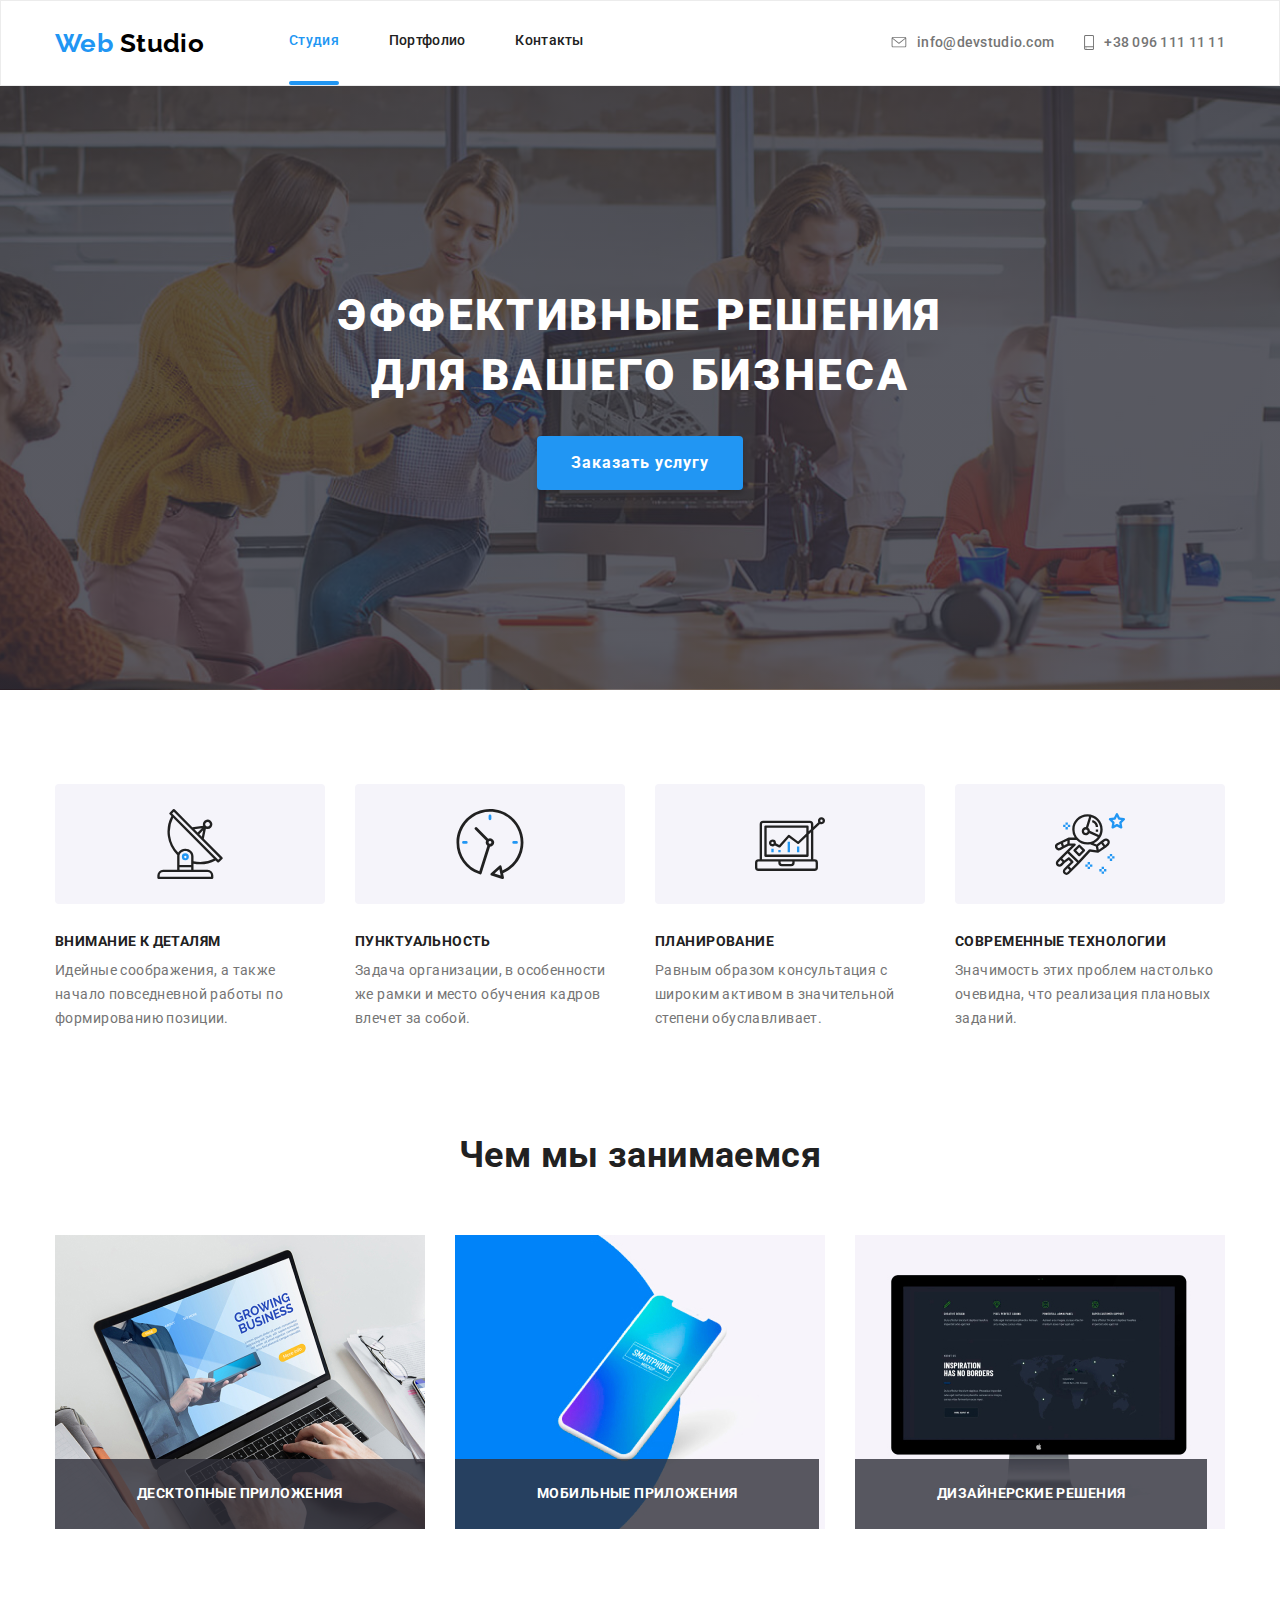
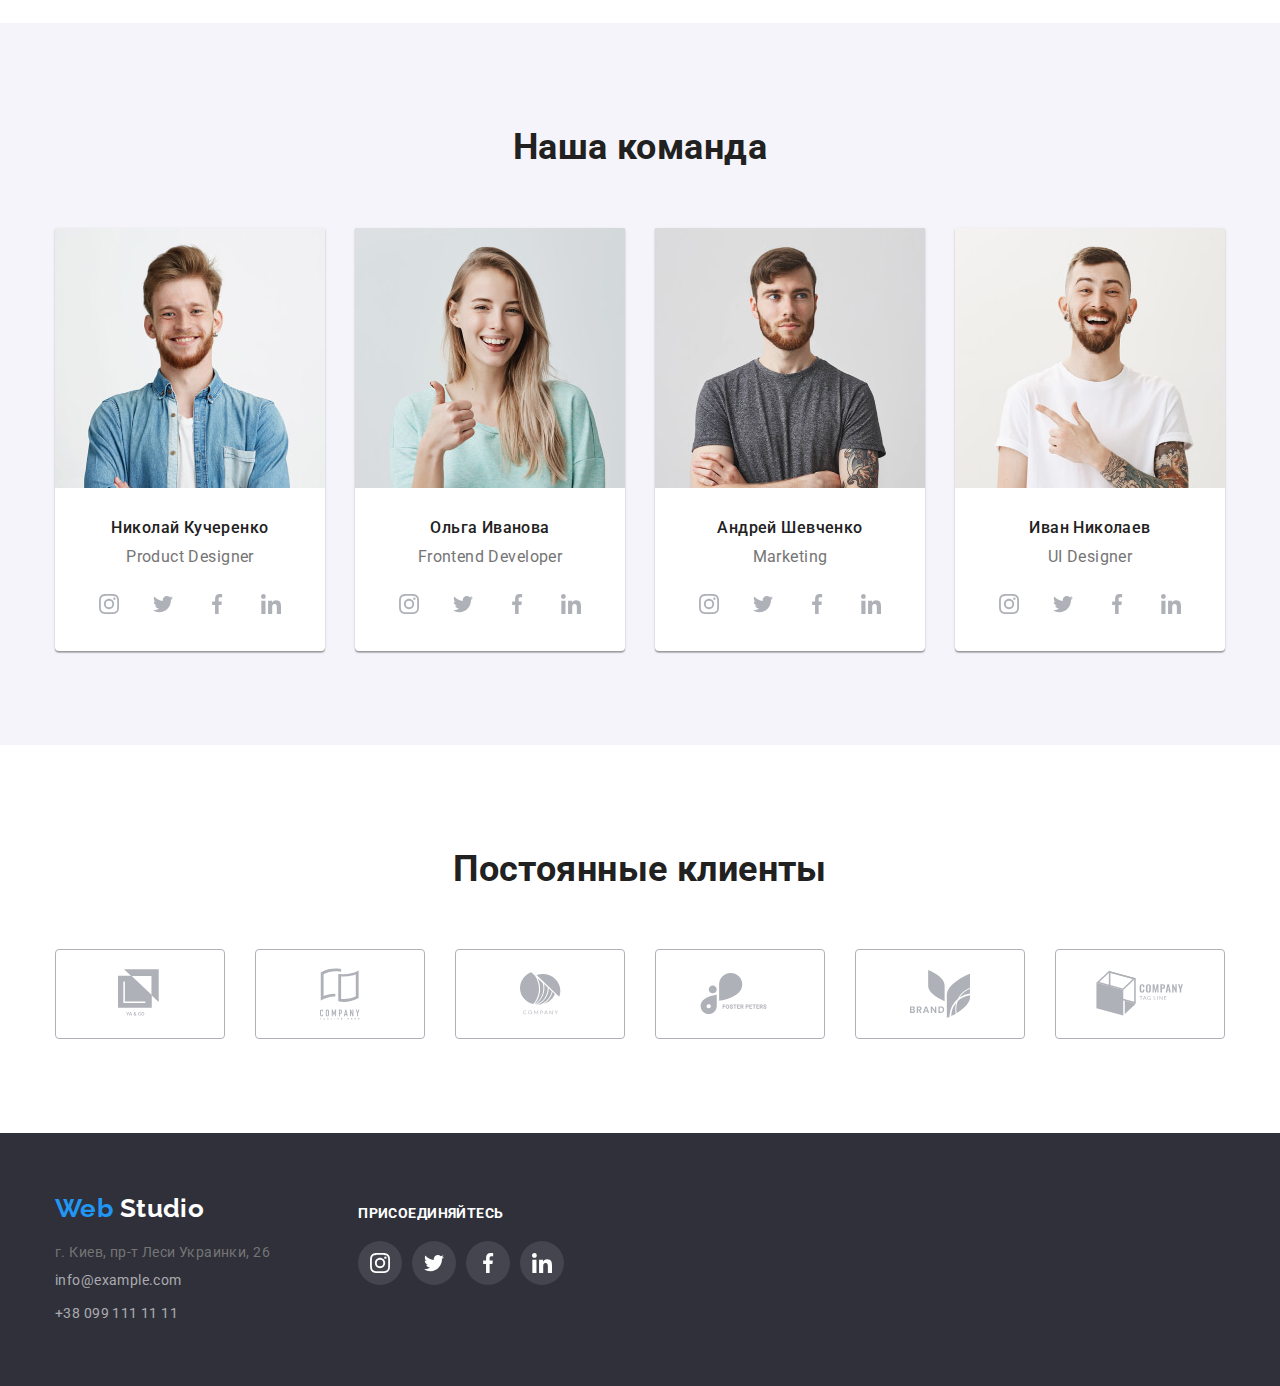
<file: index.html>
<!DOCTYPE html>
<html lang="ru">
  <head>
    <meta charset="UTF-8" />
    <meta name="viewport" content="width=device-width, initial-scale=1.0" />
    <title>Студия</title>
    <link
      href="https://fonts.googleapis.com/css2?family=Raleway:wght@700&family=Roboto:wght@400;500;700;900&display=swap"
      rel="stylesheet"
    />
    <link rel="stylesheet" href="./css/normalize.css" />
    <link rel="stylesheet" href="./css/styles.css" />
  </head>

  <body>
    <!--шапка-сайта-->
    <header class="header">
      <div class="container">
        <nav class="navigation">
          <a class="logo link" href="./index.html" lang="en"
            ><span class="logo-web">Web</span> Studio</a
          >
          <ul class="navigation-list list">
            <li class="navigation-list-item current">
              <a class="navigation-list-link current link" href="./index.html"
                >Студия</a
              >
            </li>
            <li class="navigation-list-item">
              <a class="navigation-list-link link" href="./portfolio.html"
                >Портфолио</a
              >
            </li>
            <li class="navigation-list-item">
              <a class="navigation-list-link link" href="">Контакты</a>
            </li>
          </ul>
        </nav>
        <address class="header-address">
          <ul class="address-list list">
            <li class="address-list-item">
              <a class="header-mail link" href="mailto:info@devstudio.com">
                <svg class="address-list-item-svg" width="16" height="11">
                  <use href="./images/sprite.svg#icon-envelope"></use>
                </svg>
                info@devstudio.com</a
              >
            </li>
            <li class="address-list-item">
              <a class="header-tel link" href="tel:+380961111111">
                <svg class="address-list-item-svg" width="10" height="15">
                  <use href="./images/sprite.svg#icon-smartphone"></use>
                </svg>
                +38 096 111 11 11
              </a>
            </li>
          </ul>
        </address>
      </div>
    </header>
    <!--герой-секция-->
    <main>
      <section class="hero">
        <h1 class="hero-title">
          Эффективные решения <br />
          для вашего бизнеса
        </h1>
        <button class="modal-btn">Заказать услугу</button>
      </section>
      <!--особенности-->
      <section class="features section">
        <h2 hidden>Наши особенности</h2>
        <ul class="features-list container list">
          <li class="features-list-item">
            <div class="features-list-item-icon">
              <svg class="features-list-item-svg">
                <use href="./images/sprite.svg#icon-antenna"></use>
              </svg>
            </div>
            <h3 class="subtitle">Внимание к деталям</h3>
            <p class="description">
              Идейные соображения, а также начало повседневной работы по
              формированию позиции.
            </p>
          </li>
          <li class="features-list-item">
            <div class="features-list-item-icon">
              <svg class="features-list-item-svg">
                <use href="./images/sprite.svg#icon-clock"></use>
              </svg>
            </div>
            <h3 class="subtitle">Пунктуальность</h3>
            <p class="description">
              Задача организации, в особенности же рамки и место обучения кадров
              влечет за собой.
            </p>
          </li>
          <li class="features-list-item">
            <div class="features-list-item-icon">
              <svg class="features-list-item-svg">
                <use href="./images/sprite.svg#icon-diagram"></use>
              </svg>
            </div>
            <h3 class="subtitle">Планирование</h3>
            <p class="description">
              Равным образом консультация с широким активом в значительной
              степени обуславливает.
            </p>
          </li>
          <li class="features-list-item">
            <div class="features-list-item-icon">
              <svg class="features-list-item-svg">
                <use href="./images/sprite.svg#icon-astronaut"></use>
              </svg>
            </div>
            <h3 class="subtitle">Современные технологии</h3>
            <p class="description">
              Значимость этих проблем настолько очевидна, что реализация
              плановых заданий.
            </p>
          </li>
        </ul>
      </section>
      <!--услуги-->
      <section class="services section">
        <h2 class="title">Чем мы занимаемся</h2>
        <ul class="services-list container list">
          <li class="services-list-item">
            <img
              class="services-list-img"
              src="./images/services/notebook.jpg"
              alt="работа за ноутбуком"
            />
            <p class="subtitle">Десктопные приложения</p>
          </li>
          <li class="services-list-item">
            <img
              class="services-list-img"
              src="./images/services/smartphone.jpg"
              alt="смартфон с открытым приложением"
            />
            <p class="subtitle">Мобильные приложения</p>
          </li>
          <li class="services-list-item">
            <img
              class="services-list-img"
              src="./images/services/computer.jpg"
              alt="включенный компьютер"
            />
            <p class="subtitle">Дизайнерские решения</p>
          </li>
        </ul>
      </section>
      <!--команда-->
      <section class="team section">
        <h2 class="title">Наша команда</h2>
        <ul class="team-list container list">
          <li class="team-list-item">
            <img
              class="team-list-item-img"
              src="./images/team/product-designer.jpg"
              alt="член команды"
            />
            <h3 class="team-list-item-name">Николай Кучеренко</h3>
            <p class="team-list-item-position" lang="en">Product Designer</p>
            <ul class="sotial-list list">
              <li class="sotial-list-item">
                <a
                  class="sotial-list-item-link link"
                  href=""
                  aria-label="иконка инстаграм"
                >
                  <svg class="sotial-list-item-link-svg">
                    <use href="./images/sprite.svg#icon-instagram"></use>
                  </svg>
                </a>
              </li>
              <li class="sotial-list-item">
                <a
                  class="sotial-list-item-link link"
                  href=""
                  aria-label="иконка твиттер"
                >
                  <svg class="sotial-list-item-link-svg">
                    <use href="./images/sprite.svg#icon-twitter"></use>
                  </svg>
                </a>
              </li>
              <li class="sotial-list-item">
                <a
                  class="sotial-list-item-link link"
                  href=""
                  aria-label="иконка фейсбук"
                >
                  <svg class="sotial-list-item-link-svg">
                    <use href="./images/sprite.svg#icon-facebook"></use>
                  </svg>
                </a>
              </li>
              <li class="sotial-list-item">
                <a
                  class="sotial-list-item-link link"
                  href=""
                  aria-label="иконка линкедит"
                >
                  <svg class="sotial-list-item-link-svg">
                    <use href="./images/sprite.svg#icon-linkedin"></use>
                  </svg>
                </a>
              </li>
            </ul>
          </li>
          <li class="team-list-item">
            <img
              class="team-list-item-img"
              src="./images/team/developer.jpg"
              alt="член команды"
            />
            <h3 class="team-list-item-name">Ольга Иванова</h3>
            <p class="team-list-item-position" lang="en">Frontend Developer</p>
            <ul class="sotial-list list">
              <li class="sotial-list-item">
                <a
                  class="sotial-list-item-link link"
                  href=""
                  aria-label="иконка инстаграм"
                >
                  <svg class="sotial-list-item-link-svg">
                    <use href="./images/sprite.svg#icon-instagram"></use>
                  </svg>
                </a>
              </li>
              <li class="sotial-list-item">
                <a
                  class="sotial-list-item-link link"
                  href=""
                  aria-label="иконка твиттер"
                >
                  <svg class="sotial-list-item-link-svg">
                    <use href="./images/sprite.svg#icon-twitter"></use>
                  </svg>
                </a>
              </li>
              <li class="sotial-list-item">
                <a
                  class="sotial-list-item-link link"
                  href=""
                  aria-label="иконка фейсбук"
                >
                  <svg class="sotial-list-item-link-svg">
                    <use href="./images/sprite.svg#icon-facebook"></use>
                  </svg>
                </a>
              </li>
              <li class="sotial-list-item">
                <a
                  class="sotial-list-item-link link"
                  href=""
                  aria-label="иконка линкедит"
                >
                  <svg class="sotial-list-item-link-svg">
                    <use href="./images/sprite.svg#icon-linkedin"></use>
                  </svg>
                </a>
              </li>
            </ul>
          </li>
          <li class="team-list-item">
            <img
              class="team-list-item-img"
              src="./images/team/marketing.jpg"
              alt="член команды"
            />
            <h3 class="team-list-item-name">Андрей Шевченко</h3>
            <p class="team-list-item-position" lang="en">Marketing</p>
            <ul class="sotial-list list">
              <li class="sotial-list-item">
                <a
                  class="sotial-list-item-link link"
                  href=""
                  aria-label="иконка инстаграм"
                >
                  <svg class="sotial-list-item-link-svg">
                    <use href="./images/sprite.svg#icon-instagram"></use>
                  </svg>
                </a>
              </li>
              <li class="sotial-list-item">
                <a
                  class="sotial-list-item-link link"
                  href=""
                  aria-label="иконка твиттер"
                >
                  <svg class="sotial-list-item-link-svg">
                    <use href="./images/sprite.svg#icon-twitter"></use>
                  </svg>
                </a>
              </li>
              <li class="sotial-list-item">
                <a
                  class="sotial-list-item-link link"
                  href=""
                  aria-label="иконка фейсбук"
                >
                  <svg class="sotial-list-item-link-svg">
                    <use href="./images/sprite.svg#icon-facebook"></use>
                  </svg>
                </a>
              </li>
              <li class="sotial-list-item">
                <a
                  class="sotial-list-item-link link"
                  href=""
                  aria-label="иконка линкедит"
                >
                  <svg class="sotial-list-item-link-svg">
                    <use href="./images/sprite.svg#icon-linkedin"></use>
                  </svg>
                </a>
              </li>
            </ul>
          </li>
          <li class="team-list-item">
            <img
              class="team-list-item-img"
              src="./images/team/UI-Designer.jpg"
              alt="член команды"
            />
            <h3 class="team-list-item-name">Иван Николаев</h3>
            <p class="team-list-item-position" lang="en">UI Designer</p>
            <ul class="sotial-list list">
              <li class="sotial-list-item">
                <a
                  class="sotial-list-item-link link"
                  href=""
                  aria-label="иконка инстаграм"
                >
                  <svg class="sotial-list-item-link-svg">
                    <use href="./images/sprite.svg#icon-instagram"></use>
                  </svg>
                </a>
              </li>
              <li class="sotial-list-item">
                <a
                  class="sotial-list-item-link link"
                  href=""
                  aria-label="иконка твиттер"
                >
                  <svg class="sotial-list-item-link-svg">
                    <use href="./images/sprite.svg#icon-twitter"></use>
                  </svg>
                </a>
              </li>
              <li class="sotial-list-item">
                <a
                  class="sotial-list-item-link link"
                  href=""
                  aria-label="иконка фейсбук"
                >
                  <svg class="sotial-list-item-link-svg">
                    <use href="./images/sprite.svg#icon-facebook"></use>
                  </svg>
                </a>
              </li>
              <li class="sotial-list-item">
                <a
                  class="sotial-list-item-link link"
                  href=""
                  aria-label="иконка линкедит"
                >
                  <svg class="sotial-list-item-link-svg">
                    <use href="./images/sprite.svg#icon-linkedin"></use>
                  </svg>
                </a>
              </li>
            </ul>
          </li>
        </ul>
      </section>
      <!--клиенты-->
      <section class="customers section">
        <h2 class="title">Постоянные клиенты</h2>
        <ul class="customers-list container list">
          <li class="customers-list-item">
            <a
              class="customers-list-item-link link"
              href=""
              aria-label="логотип клиента"
            >
              <svg class="customers-list-item-svg" width="45" height="50">
                <use href="./images/sprite.svg#icon-logo1"></use>
              </svg>
            </a>
          </li>
          <li class="customers-list-item">
            <a
              class="customers-list-item-link link"
              href=""
              aria-label="логотип клиента"
            >
              <svg class="customers-list-item-svg" width="40" height="52">
                <use href="./images/sprite.svg#icon-logo2"></use>
              </svg>
            </a>
          </li>
          <li class="customers-list-item">
            <a
              class="customers-list-item-link link"
              href=""
              aria-label="логотип клиента"
            >
              <svg class="customers-list-item-svg" width="41" height="43">
                <use href="./images/sprite.svg#icon-logo3"></use>
              </svg>
            </a>
          </li>
          <li class="customers-list-item">
            <a
              class="customers-list-item-link link"
              href=""
              aria-label="логотип клиента"
            >
              <svg class="customers-list-item-svg" width="80" height="42">
                <use href="./images/sprite.svg#icon-logo4"></use>
              </svg>
            </a>
          </li>
          <li class="customers-list-item">
            <a
              class="customers-list-item-link link"
              href=""
              aria-label="логотип клиента"
            >
              <svg class="customers-list-item-svg" width="60" height="50">
                <use href="./images/sprite.svg#icon-logo5"></use>
              </svg>
            </a>
          </li>
          <li class="customers-list-item">
            <a
              class="customers-list-item-link link"
              href=""
              aria-label="логотип клиента"
            >
              <svg class="customers-list-item-svg" width="90" height="45">
                <use href="./images/sprite.svg#icon-logo6"></use>
              </svg>
            </a>
          </li>
        </ul>
      </section>
    </main>
    <!--подвал-сайта-->
    <footer class="footer">
      <div class="container">
        <div class="footer-coordinates">
          <a class="logo link" href="./index.html" lang="en"
            ><span class="logo-web">Web</span>
            <span class="logo-studio">Studio</span></a
          >
          <ul class="footer-address-list list">
            <li class="footer-address-list-item">
              г. Киев, пр-т Леси Украинки, 26
            </li>
            <li class="footer-address-list-item">
              <a class="footer-mail link" href="mailto:info@example.com"
                >info@example.com</a
              >
            </li>
            <li class="footer-address-list-item">
              <a class="footer-tel link" href="tel:+380991111111"
                >+38 099 111 11 11</a
              >
            </li>
          </ul>
        </div>
        <div class="footer-invitation">
          <b class="invitation link">присоединяйтесь</b>
          <ul class="invitation-sotial-list list">
            <li class="invitation-sotial-list-item">
              <a
                class="invitation-sotial-list-link link"
                href=""
                aria-label="иконка инстаграм"
              >
                <svg class="invitation-sotial-list-link-svg">
                  <use href="./images/sprite.svg#icon-instagram"></use>
                </svg>
              </a>
            </li>
            <li class="invitation-sotial-list-item">
              <a
                class="invitation-sotial-list-link link"
                href=""
                aria-label="иконка твиттер"
              >
                <svg class="invitation-sotial-list-link-svg">
                  <use href="./images/sprite.svg#icon-twitter"></use>
                </svg>
              </a>
            </li>
            <li class="invitation-sotial-list-item">
              <a
                class="invitation-sotial-list-link link"
                href=""
                aria-label="иконка фейсбук"
              >
                <svg class="invitation-sotial-list-link-svg">
                  <use href="./images/sprite.svg#icon-facebook"></use>
                </svg>
              </a>
            </li>
            <li class="invitation-sotial-list-item">
              <a
                class="invitation-sotial-list-link link"
                href=""
                aria-label="иконка линкедит"
              >
                <svg class="invitation-sotial-list-link-svg">
                  <use href="./images/sprite.svg#icon-linkedin"></use>
                </svg>
              </a>
            </li>
          </ul>
        </div>
      </div>
    </footer>
  </body>
</html>
</file>
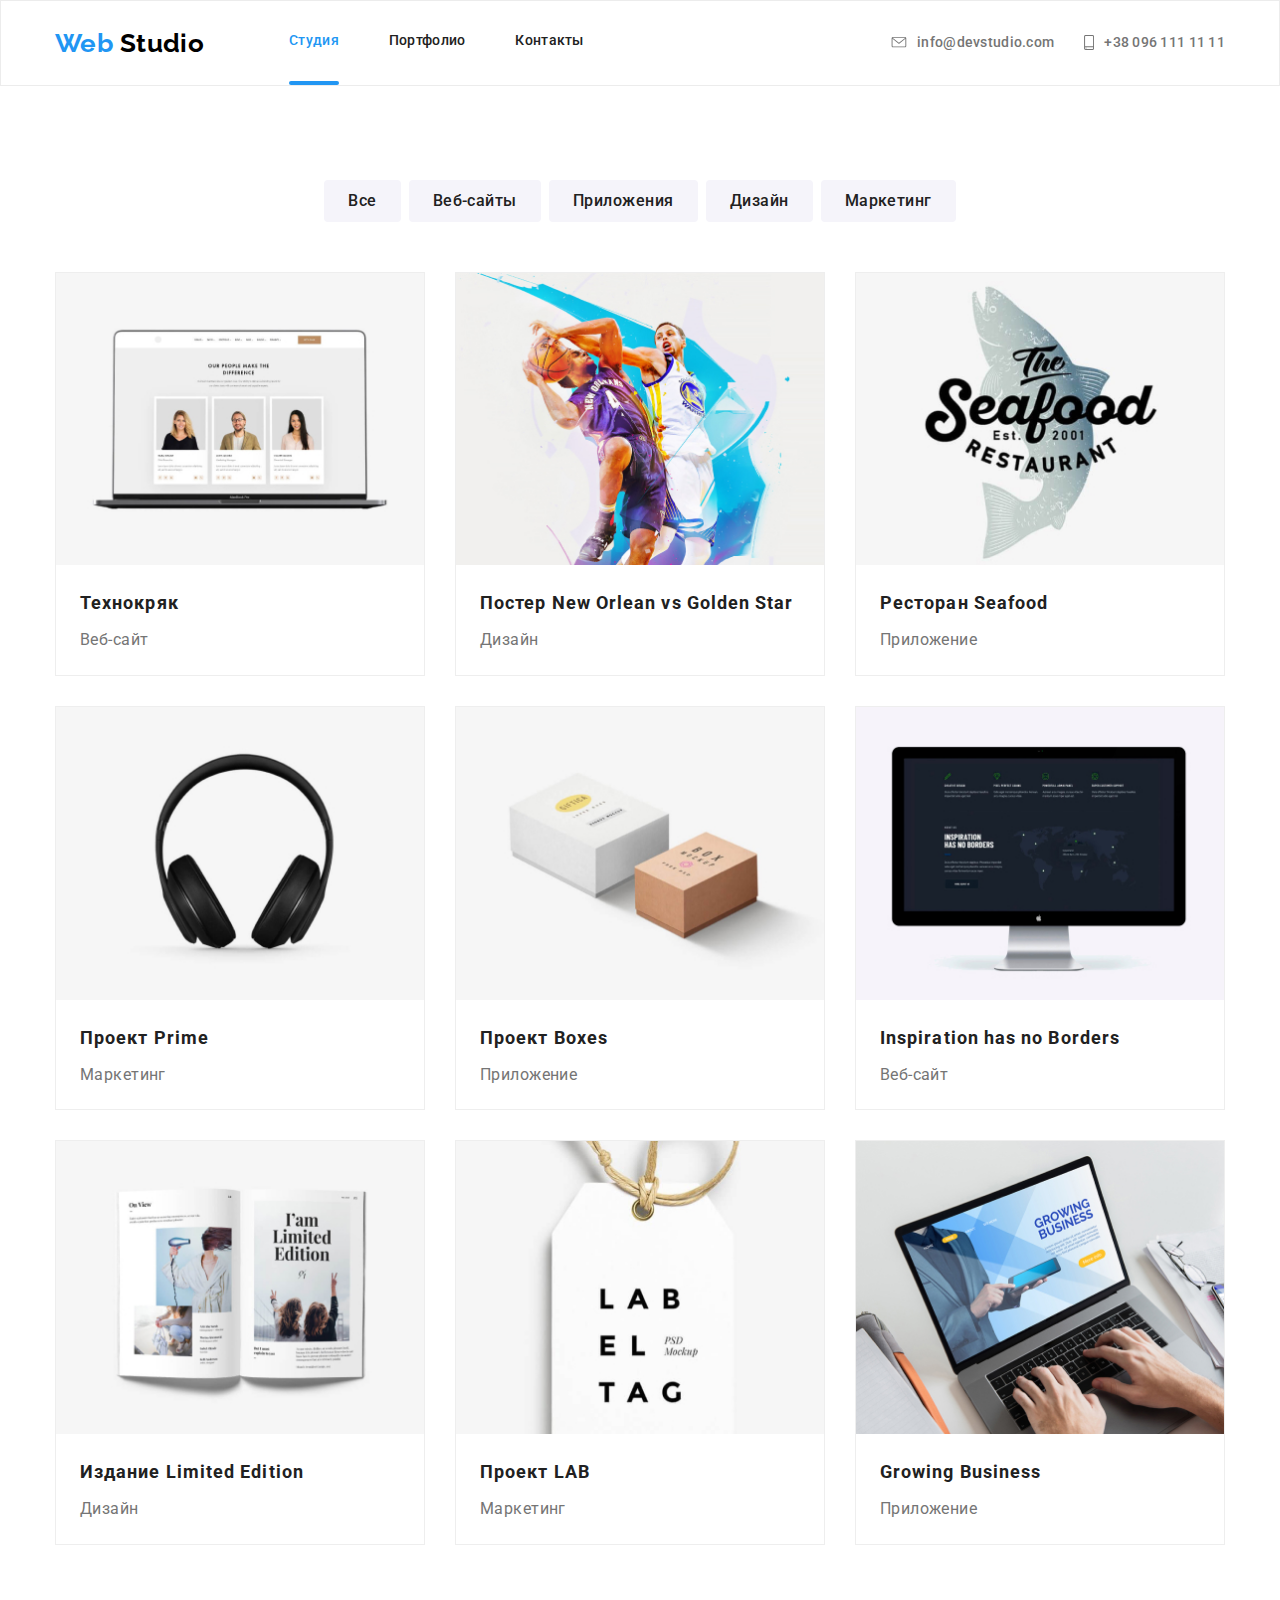
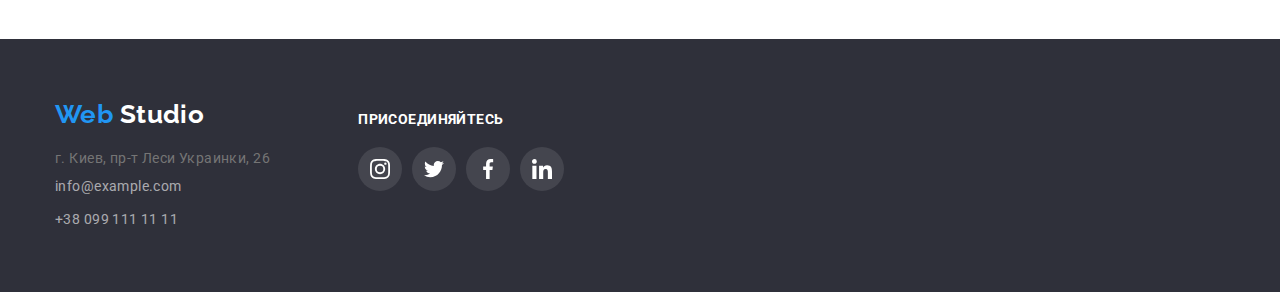
<file: portfolio.html>
<!DOCTYPE html>
<html lang="ru">
  <head>
    <meta charset="UTF-8" />
    <meta name="viewport" content="width=device-width, initial-scale=1.0" />
    <title>Студия</title>
    <link
      href="https://fonts.googleapis.com/css2?family=Raleway:wght@700&family=Roboto:wght@400;500;700;900&display=swap"
      rel="stylesheet"
    />
    <link rel="stylesheet" href="./css/normalize.css" />
    <link rel="stylesheet" href="./css/styles.css" />
  </head>

  <body>
    <!--шапка-сайта-->
    <header class="header">
      <div class="container">
        <nav class="navigation">
          <a class="logo link" href="./index.html" lang="en"
            ><span class="logo-web">Web</span> Studio</a
          >
          <ul class="navigation-list list">
            <li class="navigation-list-item current">
              <a class="navigation-list-link current link" href="./index.html"
                >Студия</a
              >
            </li>
            <li class="navigation-list-item">
              <a class="navigation-list-link link" href="./portfolio.html"
                >Портфолио</a
              >
            </li>
            <li class="navigation-list-item">
              <a class="navigation-list-link link" href="">Контакты</a>
            </li>
          </ul>
        </nav>
        <address class="header-address">
          <ul class="address-list list">
            <li class="address-list-item">
              <a class="header-mail link" href="mailto:info@devstudio.com">
                <svg class="address-list-item-svg" width="16" height="11">
                  <use href="./images/sprite.svg#icon-envelope"></use>
                </svg>
                info@devstudio.com</a
              >
            </li>
            <li class="address-list-item">
              <a class="header-tel link" href="tel:+380961111111">
                <svg class="address-list-item-svg" width="10" height="15">
                  <use href="./images/sprite.svg#icon-smartphone"></use>
                </svg>
                +38 096 111 11 11
              </a>
            </li>
          </ul>
        </address>
      </div>
    </header>

    <!--портфолио-->
    <main>
      <section class="portfolio section">
        <div class="container">
          <h1 hidden>Примеры работ</h1>
          <ul class="portfolio-filter-list list">
            <li class="portfolio-filter-list-item">
              <button type="button" class="portfolio-filter-list-button">
                Все
              </button>
            </li>
            <li class="portfolio-filter-list-item">
              <button type="button" class="portfolio-filter-list-button">
                Веб-сайты
              </button>
            </li>
            <li class="portfolio-filter-list-item">
              <button type="button" class="portfolio-filter-list-button">
                Приложения
              </button>
            </li>
            <li class="portfolio-filter-list-item">
              <button type="button" class="portfolio-filter-list-button">
                Дизайн
              </button>
            </li>
            <li class="portfolio-filter-list-item">
              <button type="button" class="portfolio-filter-list-button">
                Маркетинг
              </button>
            </li>
          </ul>

          <ul class="portfolio-gallery-list list">
            <li class="portfolio-gallery-list-item">
              <a
                class="portfolio-gallery-list-item-link link"
                href=""
                aria-label="фото работы"
              >
                <div class="overlay">
                  <img
                    class="portfolio-gallery-list-img"
                    src="./images_portfolio/tehnokryak.jpg"
                    alt="фото работы"
                  />
                  <p class="absolute-portfolio-gallery-description">
                    Технокряк это современная площадка распространения
                    коронавируса. Компании используют эту платформу для
                    цифрового шпионажа и атак на защищённые сервера конкурентов.
                  </p>
                </div>
                <h2 class="portfolio-gallery-title">Технокряк</h2>
                <p class="portfolio-gallery-description">Веб-сайт</p>
              </a>
            </li>
            <li class="portfolio-gallery-list-item">
              <a
                class="portfolio-gallery-list-item-link link"
                href=""
                aria-label="фото работы"
              >
                <div class="overlay">
                  <img
                    class="portfolio-gallery-list-img"
                    src="./images_portfolio/poster-basket.jpg"
                    alt="фото работы"
                  />
                  <p class="absolute-portfolio-gallery-description">
                    Технокряк это современная площадка распространения
                    коронавируса. Компании используют эту платформу для
                    цифрового шпионажа и атак на защищённые сервера конкурентов.
                  </p>
                </div>
                <h2 class="portfolio-gallery-title">
                  Постер New Orlean vs Golden Star
                </h2>
                <p class="portfolio-gallery-description">Дизайн</p>
              </a>
            </li>
            <li class="portfolio-gallery-list-item">
              <a
                class="portfolio-gallery-list-item-link link"
                href=""
                aria-label="фото работы"
              >
                <div class="overlay">
                  <img
                    class="portfolio-gallery-list-img"
                    src="./images_portfolio/restaurant-seafood.jpg"
                    alt="фото работы"
                  />
                  <p class="absolute-portfolio-gallery-description">
                    Технокряк это современная площадка распространения
                    коронавируса. Компании используют эту платформу для
                    цифрового шпионажа и атак на защищённые сервера конкурентов.
                  </p>
                </div>
                <h2 class="portfolio-gallery-title">Ресторан Seafood</h2>
                <p class="portfolio-gallery-description">Приложение</p>
              </a>
            </li>
            <li class="portfolio-gallery-list-item">
              <a
                class="portfolio-gallery-list-item-link link"
                href=""
                aria-label="фото работы"
              >
                <div class="overlay">
                  <img
                    class="portfolio-gallery-list-img"
                    src="./images_portfolio/project-prime.jpg"
                    alt="фото работы"
                  />
                  <p class="absolute-portfolio-gallery-description">
                    Технокряк это современная площадка распространения
                    коронавируса. Компании используют эту платформу для
                    цифрового шпионажа и атак на защищённые сервера конкурентов.
                  </p>
                </div>
                <h2 class="portfolio-gallery-title">Проект Prime</h2>
                <p class="portfolio-gallery-description">Маркетинг</p>
              </a>
            </li>
            <li class="portfolio-gallery-list-item">
              <a
                class="portfolio-gallery-list-item-link link"
                href=""
                aria-label="фото работы"
              >
                <div class="overlay">
                  <img
                    class="portfolio-gallery-list-img"
                    src="./images_portfolio/project-boxes.jpg"
                    alt="фото работы"
                  />
                  <p class="absolute-portfolio-gallery-description">
                    Технокряк это современная площадка распространения
                    коронавируса. Компании используют эту платформу для
                    цифрового шпионажа и атак на защищённые сервера конкурентов.
                  </p>
                </div>
                <h2 class="portfolio-gallery-title">Проект Boxes</h2>
                <p class="portfolio-gallery-description">Приложение</p>
              </a>
            </li>
            <li class="portfolio-gallery-list-item">
              <a
                class="portfolio-gallery-list-item-link link"
                href=""
                aria-label="фото работы"
              >
                <div class="overlay">
                  <img
                    class="portfolio-gallery-list-img"
                    src="./images_portfolio/inspiration-has-no-borders.jpg"
                    alt="фото работы"
                  />
                  <p class="absolute-portfolio-gallery-description">
                    Технокряк это современная площадка распространения
                    коронавируса. Компании используют эту платформу для
                    цифрового шпионажа и атак на защищённые сервера конкурентов.
                  </p>
                </div>
                <h2 class="portfolio-gallery-title">
                  Inspiration has no Borders
                </h2>
                <p class="portfolio-gallery-description">Веб-сайт</p>
              </a>
            </li>
            <li class="portfolio-gallery-list-item">
              <a
                class="portfolio-gallery-list-item-link link"
                href=""
                aria-label="фото работы"
              >
                <div class="overlay">
                  <img
                    class="portfolio-gallery-list-img"
                    src="./images_portfolio/limited-edition.jpg"
                    alt="фото работы"
                  />
                  <p class="absolute-portfolio-gallery-description">
                    Технокряк это современная площадка распространения
                    коронавируса. Компании используют эту платформу для
                    цифрового шпионажа и атак на защищённые сервера конкурентов.
                  </p>
                </div>
                <h2 class="portfolio-gallery-title">
                  Издание Limited Edition
                </h2>
                <p class="portfolio-gallery-description">Дизайн</p>
              </a>
            </li>
            <li class="portfolio-gallery-list-item">
              <a
                class="portfolio-gallery-list-item-link link"
                href=""
                aria-label="фото работы"
              >
                <div class="overlay">
                  <img
                    class="portfolio-gallery-list-img"
                    src="./images_portfolio/project-lab.jpg"
                    alt="фото работы"
                  />
                  <p class="absolute-portfolio-gallery-description">
                    Технокряк это современная площадка распространения
                    коронавируса. Компании используют эту платформу для
                    цифрового шпионажа и атак на защищённые сервера конкурентов.
                  </p>
                </div>
                <h2 class="portfolio-gallery-title">Проект LAB</h2>
                <p class="portfolio-gallery-description">Маркетинг</p>
              </a>
            </li>
            <li class="portfolio-gallery-list-item">
              <a
                class="portfolio-gallery-list-item-link link"
                href=""
                aria-label="фото работы"
              >
                <div class="overlay">
                  <img
                    class="portfolio-gallery-list-img"
                    src="./images_portfolio/growing-business.jpg"
                    alt="фото работы"
                  />
                  <p class="absolute-portfolio-gallery-description">
                    Технокряк это современная площадка распространения
                    коронавируса. Компании используют эту платформу для
                    цифрового шпионажа и атак на защищённые сервера конкурентов.
                  </p>
                </div>
                <h2 class="portfolio-gallery-title">Growing Business</h2>
                <p class="portfolio-gallery-description">Приложение</p>
              </a>
            </li>
          </ul>
        </div>
      </section>
    </main>

    <!--подвал-сайта-->
    <footer class="footer">
      <div class="container">
        <div class="footer-coordinates">
          <a class="logo link" href="./index.html" lang="en"
            ><span class="logo-web">Web</span>
            <span class="logo-studio">Studio</span></a
          >
          <ul class="footer-address-list list">
            <li class="footer-address-list-item">
              г. Киев, пр-т Леси Украинки, 26
            </li>
            <li class="footer-address-list-item">
              <a class="footer-mail link" href="mailto:info@example.com"
                >info@example.com</a
              >
            </li>
            <li class="footer-address-list-item">
              <a class="footer-tel link" href="tel:+380991111111"
                >+38 099 111 11 11</a
              >
            </li>
          </ul>
        </div>
        <div class="footer-invitation">
          <b class="invitation link">присоединяйтесь</b>
          <ul class="invitation-sotial-list list">
            <li class="invitation-sotial-list-item">
              <a
                class="invitation-sotial-list-link link"
                href=""
                aria-label="иконка инстаграм"
              >
                <svg class="invitation-sotial-list-link-svg">
                  <use href="./images/sprite.svg#icon-instagram"></use>
                </svg>
              </a>
            </li>
            <li class="invitation-sotial-list-item">
              <a
                class="invitation-sotial-list-link link"
                href=""
                aria-label="иконка твиттер"
              >
                <svg class="invitation-sotial-list-link-svg">
                  <use href="./images/sprite.svg#icon-twitter"></use>
                </svg>
              </a>
            </li>
            <li class="invitation-sotial-list-item">
              <a
                class="invitation-sotial-list-link link"
                href=""
                aria-label="иконка фейсбук"
              >
                <svg class="invitation-sotial-list-link-svg">
                  <use href="./images/sprite.svg#icon-facebook"></use>
                </svg>
              </a>
            </li>
            <li class="invitation-sotial-list-item">
              <a
                class="invitation-sotial-list-link link"
                href=""
                aria-label="иконка линкедит"
              >
                <svg class="invitation-sotial-list-link-svg">
                  <use href="./images/sprite.svg#icon-linkedin"></use>
                </svg>
              </a>
            </li>
          </ul>
        </div>
      </div>
    </footer>
  </body>
</html>
</file>
<file: css/styles.css>
:root {
  --main-font: 'Roboto', sans-serif;
  --secondary-font: 'Raleway', sans-serif;
  --title-dark-theme-color: #ffffff;
  --title-light-theme-color: #212121;
  --accent-color: #2196f3;
  --text-light-theme-color: #757575;
}

body {
  background-color: #ffffff;
  font-family: var(--main-font);
  font-size: 14px;
  letter-spacing: 0.03em;
  color: var(--text-light-theme-color);
}

html {
  box-sizing: border-box;
}

*,
*::before,
*::after {
  box-sizing: inherit;
}

h1 {
  margin: 0;
}

h2 {
  margin-top: 0;
  margin-bottom: 50px;
}

.subtitle {
  margin: 0;
}

ul {
  margin: 0;
  padding: 0;
}

.section {
  padding-top: 94px;
  padding-bottom: 94px;
}

img {
  display: block;
  max-width: 100%;
  height: auto;
}

.link {
  text-decoration: none;
  display: block;
}

.list {
  list-style: none;
}

.container {
  width: 1200px;
  padding-left: 15px;
  padding-right: 15px;
  margin-left: auto;
  margin-right: auto;
}

/*шапка-сайта*/

.header {
  border: 1px solid #ececec;
}

.header .container {
  display: flex;
  align-items: center;
  justify-content: space-between;
}

.navigation,
.address-list {
  display: flex;
  align-items: center;
}

.logo {
  margin-right: 85px;

  font-family: var(--secondary-font);
  font-weight: 700;
  font-size: 26px;
  line-height: 1.19;
  color: #000000;
}

.logo-web {
  color: #2196f3;
}

.navigation-list {
  display: flex;
}

.navigation-list-item:not(:last-child) {
  margin-right: 50px;
}

.navigation-list-link {
  padding-top: 32px;
  padding-bottom: 32px;
}

.address-list-item:not(:last-child) {
  margin-right: 30px;
}

.navigation-list-link,
.header-tel,
.header-mail {
  font-weight: 500;
  font-size: 14px;
  line-height: 1.14;
  letter-spacing: 0.02em;
  color: #212121;
}

.navigation-list-link:hover,
.navigation-list-link:focus {
  color: var(--accent-color);
}

.navigation-list-item.current::after {
  display: block;
  /* margin-top: 28px; */
  width: 100%;
  height: 4px;
  background-color: #2196f3;
  border-radius: 2px;
  content: '';
}

.navigation .navigation-list-link.current {
  color: var(--accent-color);
}

.header-tel,
.header-mail {
  display: flex;
  align-items: center;

  font-style: normal;
  color: var(--text-light-theme-color);
  transition: color 250ms cubic-bezier(0.4, 0, 0.2, 1);
}

.address-list-item-svg {
  fill: var(--text-light-theme-color);
  margin-right: 10px;
  transition: fill 250ms cubic-bezier(0.4, 0, 0.2, 1);
}

.header-mail:hover,
.header-mail:focus {
  color: var(--accent-color);
}

.header-tel:hover,
.header-tel:focus {
  color: var(--accent-color);
}

.header-mail:hover .address-list-item-svg,
.header-mail:focus .address-list-item-svg {
  fill: var(--accent-color);
}

.header-tel:hover .address-list-item-svg,
.header-tel:focus .address-list-item-svg {
  fill: var(--accent-color);
}

/*герой-секция*/

.hero {
  padding-top: 200px;
  padding-bottom: 200px;

  background-image: linear-gradient(
      to right,
      rgba(47, 48, 58, 0.8),
      rgba(47, 48, 58, 0.8)
    ),
    url(../images/hero/hero.jpg);
  /* max-width: 1600px; */
  background-repeat: no-repeat;
  background-size: cover;
  background-position: center;
}

.hero-title {
  margin-bottom: 30px;

  font-weight: 900;
  font-size: 44px;
  line-height: 1.36;
  text-align: center;
  letter-spacing: 0.06em;
  text-transform: uppercase;
  color: var(--title-dark-theme-color);
}

.modal-btn {
  display: block;
  margin: auto;
  padding-top: 10px;
  padding-right: 32px;
  padding-bottom: 10px;
  padding-left: 32px;

  font-weight: 700;
  font-size: 16px;
  line-height: 1.87;
  align-items: center;
  text-align: center;
  letter-spacing: 0.06em;

  box-shadow: 0px 4px 4px rgba(0, 0, 0, 0.15);
  border-radius: 4px;
  border-color: transparent;
  color: var(--title-dark-theme-color);
  background-color: var(--accent-color);
}

/*особенности*/

.features-list {
  display: flex;
  justify-content: space-between;
}

.features-list-item:not(:last-child) {
  margin-right: 30px;
}

.features-list-img {
  padding-top: 25px;
  padding-right: 100px;
  padding-bottom: 25px;
  padding-left: 100px;
  margin-bottom: 55px;
}

.features-list-item .subtitle {
  margin-top: 0px;
  margin-bottom: 10px;
}

.features-list-item .description {
  margin-top: 0px;
  margin-bottom: 0px;
}

.features-list-item-svg {
  width: 70px;
  height: 70px;
}

.features-list-item-icon {
  width: 270px;
  height: 120px;
  background-color: #f5f4fa;
  border-radius: 4px;
  padding: 25px 100px;
  margin-bottom: 30px;
}

.subtitle {
  font-weight: 700;
  font-size: 14px;
  line-height: 1.14;
  text-transform: uppercase;
  color: var(--title-light-theme-color);
}

.description {
  font-weight: 400;
  font-size: 14px;
  line-height: 1.71;
  color: var(--text-light-theme-color);
}

/*услуги*/

.services-list {
  display: flex;
  justify-content: space-between;
}

.services {
  padding-top: 0;
}

.services-list-item:not(:last-child) {
  margin-right: 30px;
}

.services-list-img {
  /* margin-bottom: 27px; */
  width: 370px;
}

.title {
  font-weight: 700;
  font-size: 36px;
  line-height: 1.67;
  text-align: center;
  color: var(--title-light-theme-color);
}

.services .subtitle {
  position: absolute;
  bottom: 0;
  left: 0;
  color: var(--title-dark-theme-color);
  background-color: rgba(47, 48, 58, 0.8);
  padding: 27px 82px;
}

.services-list-item {
  position: relative;
}

/*команда*/

.team {
  background-color: #f5f4fa;
}

.team-list {
  display: flex;
  justify-content: space-between;
}

.team-list-item:not(:last-child) {
  margin-right: 30px;
}
.team-list-item {
  background: #ffffff;
  box-shadow: 0px 2px 1px rgba(0, 0, 0, 0.2), 0px 1px 1px rgba(0, 0, 0, 0.14),
    0px 1px 3px rgba(0, 0, 0, 0.12);
  border-radius: 0px 0px 4px 4px;
  padding-bottom: 25px;
}

.team-list-item-img {
  margin-bottom: 30px;
  width: 270px;
}

.team-list-item-name {
  margin-top: 0;
  margin-bottom: 10px;
}

.team-list-item-position {
  margin-top: 0;
  margin-bottom: 16px;
}

.sotial-list {
  display: flex;
  justify-content: space-between;
  max-width: 206px;
  margin-left: auto;
  margin-right: auto;
}

.sotial-list-item:not(:last-child) {
  margin-right: 10px;
}

.sotial-list-item-link {
  display: flex;
  justify-content: center;
  align-items: center;
  width: 44px;
  height: 44px;
  border-radius: 50%;
  transition: background-color 250ms cubic-bezier(0.4, 0, 0.2, 1);
}

.sotial-list-item-link-svg {
  width: 20px;
  height: 20px;
  fill: #afb1b8;
  transition: fill 250ms cubic-bezier(0.4, 0, 0.2, 1);
}

.sotial-list-item-link:hover .sotial-list-item-link-svg,
.sotial-list-item-link:focus .sotial-list-item-link-svg {
  fill: var(--title-dark-theme-color);
}

.sotial-list-item-link:hover,
.sotial-list-item-link:focus {
  background-color: var(--accent-color);
}

.team-list-item-name,
.team-list-item-position {
  font-weight: 500;
  font-size: 16px;
  line-height: 1.19;
  text-align: center;
  color: var(--title-light-theme-color);
}

.team-list-item-position {
  font-weight: 400;
  color: var(--text-light-theme-color);
}

/*клиенты*/

.customers-list {
  display: flex;
  justify-content: space-between;
}

.customers-list-item-link {
  display: flex;
  justify-content: center;
  align-items: center;

  width: 170px;
  height: 90px;
  box-sizing: border-box;
  border: 1px solid #afb1b8;
  border-radius: 4px;
  transition: border-color 250ms cubic-bezier(0.4, 0, 0.2, 1);
}

.customers-list-item-svg {
  fill: #afb1b8;
  transition: fill 250ms cubic-bezier(0.4, 0, 0.2, 1);
}

.customers-list-item-link:hover,
.customers-list-item-link:focus {
  border: 1px solid var(--accent-color);
  border-radius: 4px;
  outline: none;
}

.customers-list-item-link:hover .customers-list-item-svg,
.customers-list-item-link:focus .customers-list-item-svg {
  fill: var(--accent-color);
}

.customers-list-item:not(:last-child) {
  margin-right: 30px;
}

/*подвал-сайта*/

.footer {
  background-color: #2f303a;
}

.footer .container {
  display: flex;
}

.footer-coordinates {
  margin-right: 69px;
  padding-top: 60px;
  padding-bottom: 60px;
}

.footer-coordinates .logo {
  margin-bottom: 20px;
}

.footer-address-list-item:not(:last-child) {
  margin-bottom: 9px;
}

.footer-invitation {
  padding-top: 72px;
  padding-bottom: 100px;
}

.invitation-sotial-list {
  display: flex;
  justify-content: space-between;
  max-width: 206px;
  margin-left: auto;
  margin-right: auto;
}

.invitation-sotial-list-link {
  display: flex;
  justify-content: center;
  align-items: center;
  width: 44px;
  height: 44px;

  border-radius: 50%;
  background-color: rgba(255, 255, 255, 0.1);
  transition: background-color 250ms cubic-bezier(0.4, 0, 0.2, 1);
}

.invitation-sotial-list-link-svg {
  width: 20px;
  height: 20px;
  fill: var(--title-dark-theme-color);
}

.invitation-sotial-list-link:hover,
.invitation-sotial-list-link:focus {
  border-radius: 50%;
  background-color: var(--accent-color);
}

.invitation-sotial-list-item:not(:last-child) {
  margin-right: 10px;
}

.invitation {
  margin-bottom: 20px;
}

.logo .logo-studio {
  color: #ffffff;
}

.footer-address,
.footer-tel,
.footer-mail {
  font-style: normal;
  font-weight: 400;
  font-size: 14px;
  line-height: 1.71;
  color: var(--title-dark-theme-color);
}

.footer-tel,
.footer-mail {
  color: rgba(255, 255, 255, 0.6);
}

.invitation {
  font-weight: bold;
  font-size: 14px;
  line-height: 16px;
  text-transform: uppercase;
  color: var(--title-dark-theme-color);
}

/*портфолио*/

.portfolio-filter-list {
  display: flex;
  justify-content: center;
  margin-bottom: 50px;
}

.portfolio-filter-list-item:not(:last-child) {
  margin-right: 8px;
}

.portfolio-filter-list-button {
  font-weight: 500;
  font-size: 16px;
  line-height: 1.62;
  text-align: center;
  letter-spacing: 0.03em;
  color: var(--title-light-theme-color);
  background-color: #f5f4fa;
  border-radius: 4px;
  border-color: transparent;
  padding: 6px 22px;
  transition: 250ms cubic-bezier(0.4, 0, 0.2, 1);
}

.portfolio-filter-list-button:hover,
.portfolio-filter-list-button:focus {
  color: var(--title-dark-theme-color);
  background-color: var(--accent-color);
  outline: none;
}

.portfolio-gallery-list {
  display: flex;
  flex-wrap: wrap;
}

.portfolio-gallery-list-item {
  /* width: 370px; */
  width: calc((100% - 60px) / 3);
  margin-right: 30px;
  margin-bottom: 30px;
}

.portfolio-gallery-list-item-link {
  background: #ffffff;
  border: 1px solid #eeeeee;
  box-sizing: border-box;
}

.portfolio-gallery-list-item-link:hover,
.portfolio-gallery-list-item-link:focus {
  box-shadow: 1px 4px 6px rgba(0, 0, 0, 0.16), 0px 4px 4px rgba(0, 0, 0, 0.06),
    0px 1px 1px rgba(0, 0, 0, 0.12);
  outline: none;
}

.portfolio-gallery-list-item:nth-child(3n) {
  margin-right: 0;
}

.portfolio-gallery-list-item:nth-last-child(-n + 3) {
  margin-bottom: 0;
}

.portfolio-gallery-description {
  margin: 0;
  padding-bottom: 20px;
  padding-right: 24px;
  padding-left: 24px;
}

.portfolio-gallery-title {
  font-weight: 700;
  font-size: 18px;
  line-height: 2;
  letter-spacing: 0.06em;
  color: var(--title-light-theme-color);

  margin-bottom: 4px;
  padding-right: 24px;
  padding-left: 24px;
}

.portfolio-gallery-description {
  font-weight: 400;
  font-size: 16px;
  line-height: 1.87;
  color: var(--text-light-theme-color);
}

.overlay {
  position: relative;
  overflow: hidden;
  margin-bottom: 20px;
}

.absolute-portfolio-gallery-description {
  position: absolute;
  top: 100%;
  left: 0;
  margin: 0;
  width: 100%;
  height: 100%;

  padding: 63px 24px;
  background-color: rgba(33, 150, 243, 0.9);
  transition: 250ms cubic-bezier(0.4, 0, 0.2, 1);

  opacity: 0;

  font-weight: 400;
  font-size: 18px;
  line-height: 1.56;
  color: var(--title-dark-theme-color);
}

.portfolio-gallery-list-item-link:hover
  .absolute-portfolio-gallery-description {
  opacity: 1;
}

.portfolio-gallery-list-item-link:hover
  .absolute-portfolio-gallery-description {
  top: 0;
}
</file>
